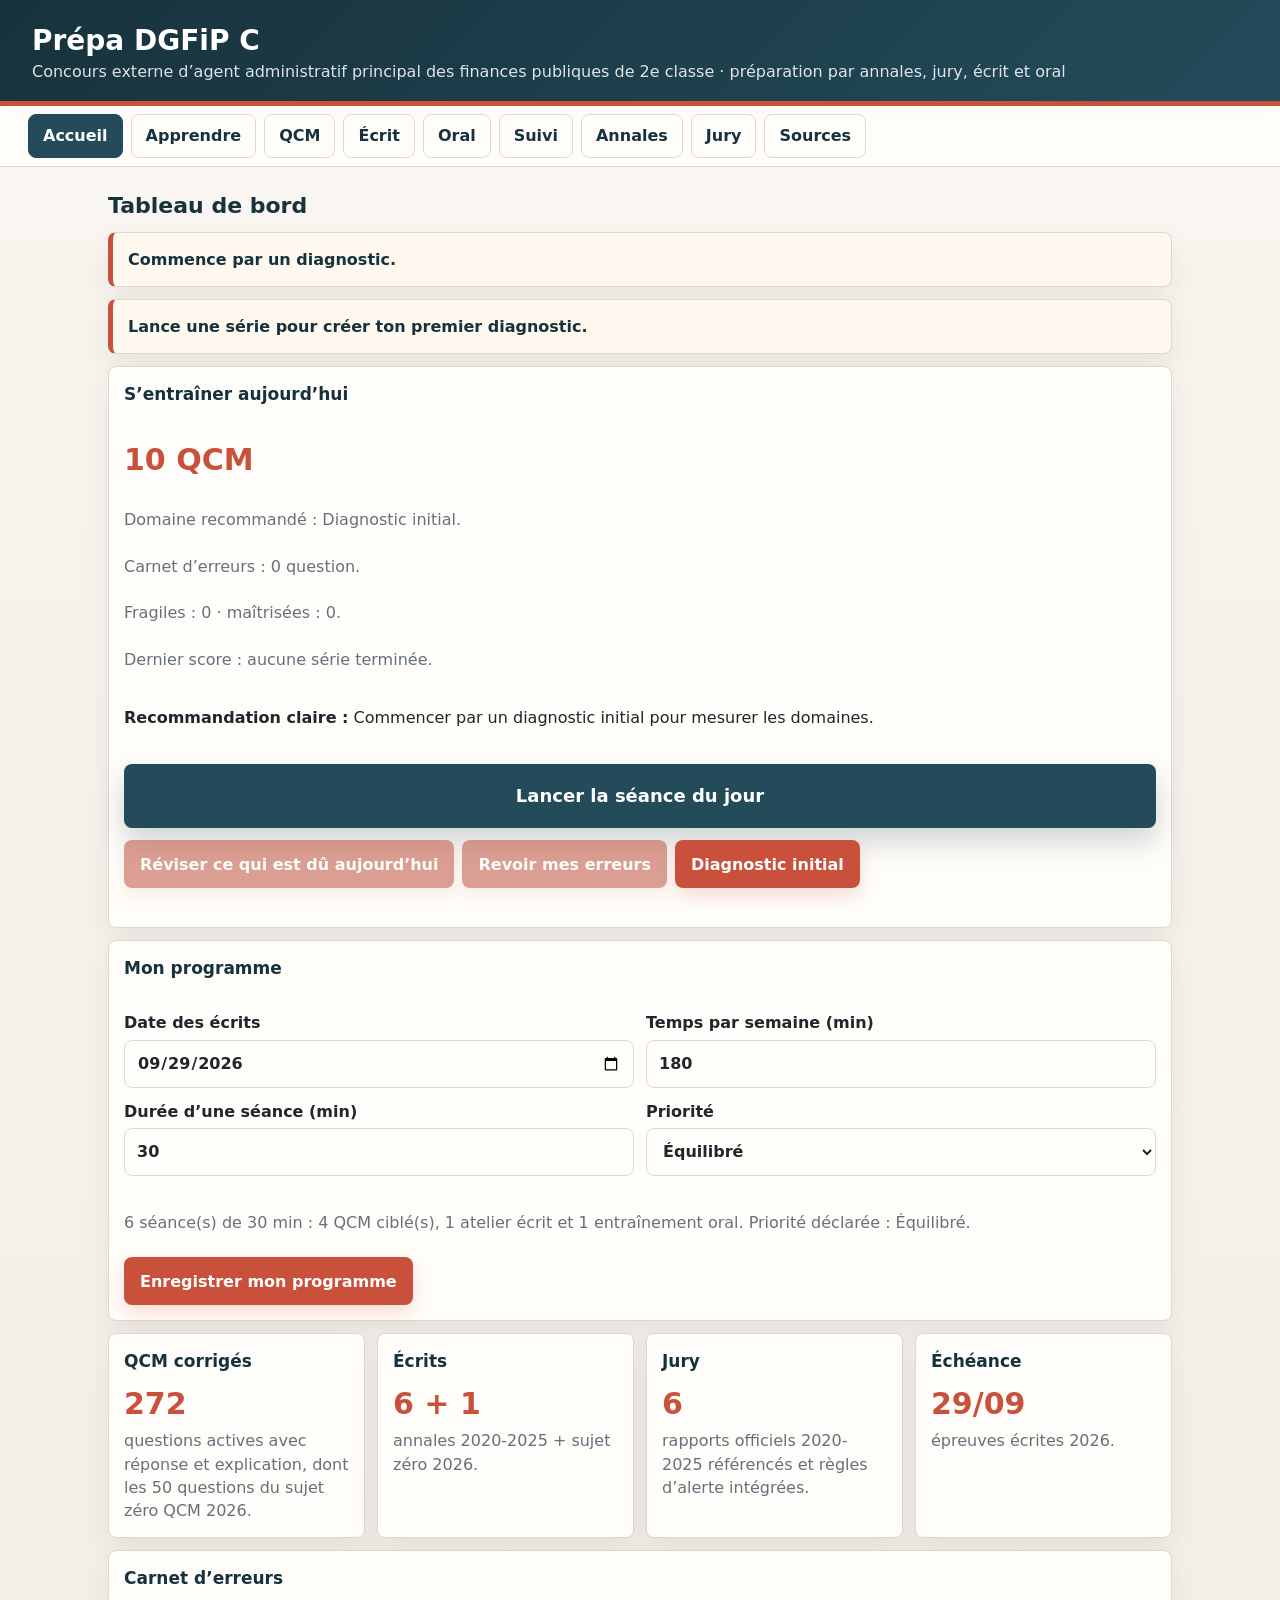
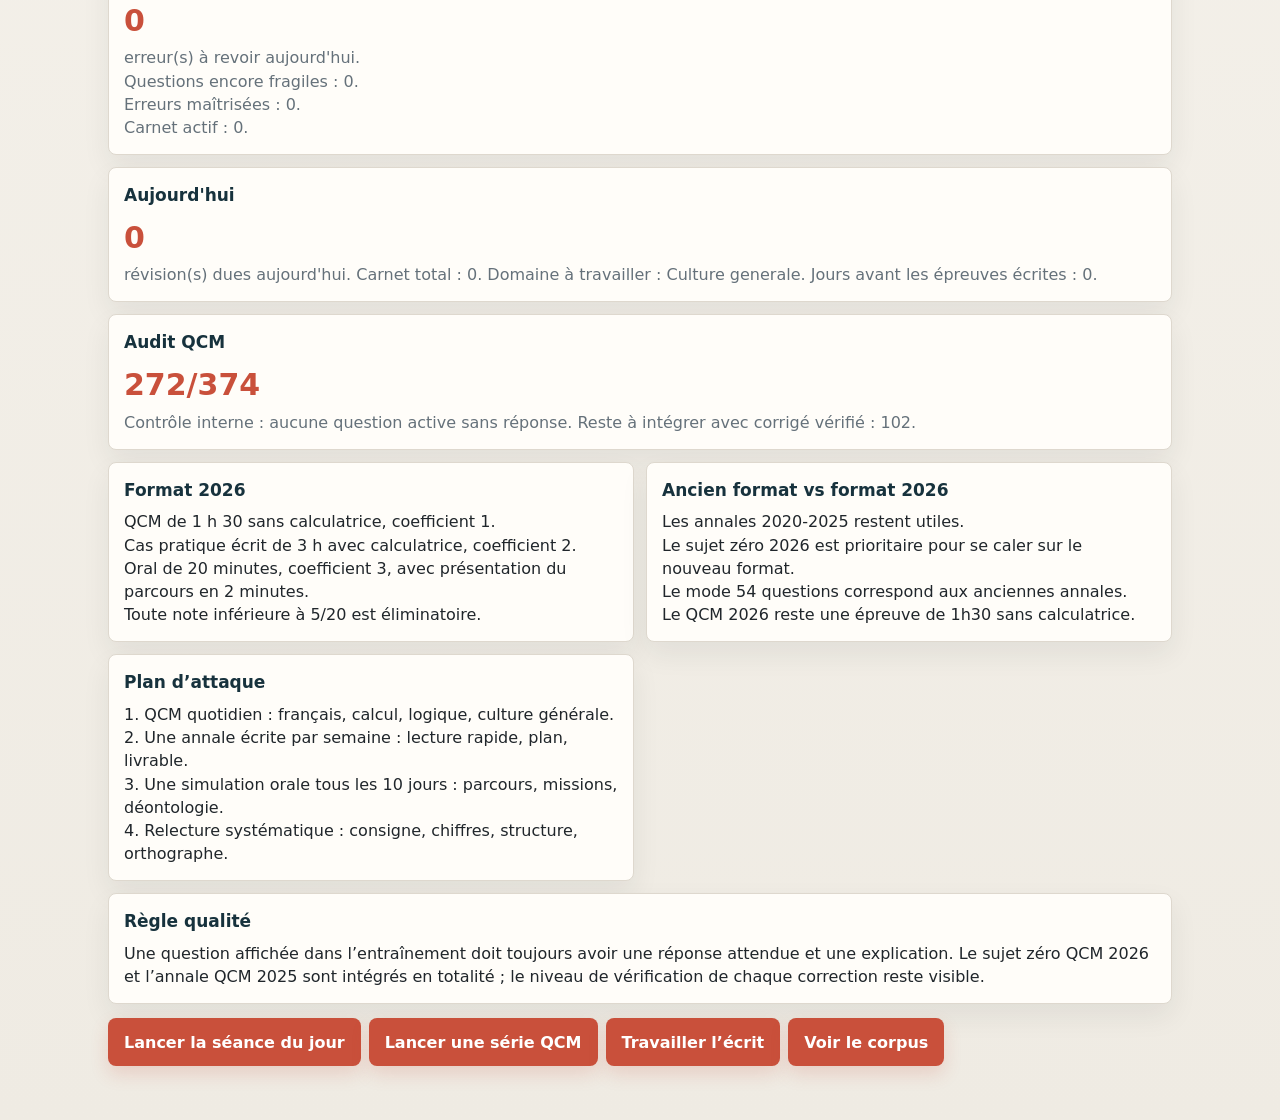
<file: index.html>
<!doctype html>
<html lang="fr">
<head>
  <meta charset="utf-8">
  <meta name="viewport" content="width=device-width, initial-scale=1">
  <title>Prépa DGFiP C</title>
  <link rel="stylesheet" href="styles.css">
</head>
<body>
  <header>
    <h1>Prépa DGFiP C</h1>
    <p>Concours externe d’agent administratif principal des finances publiques de 2e classe · préparation par annales, jury, écrit et oral</p>
  </header>
  <nav id="nav"></nav>
  <main id="app"></main>

  <script src="app.js"></script>
</body>
</html>
</file>
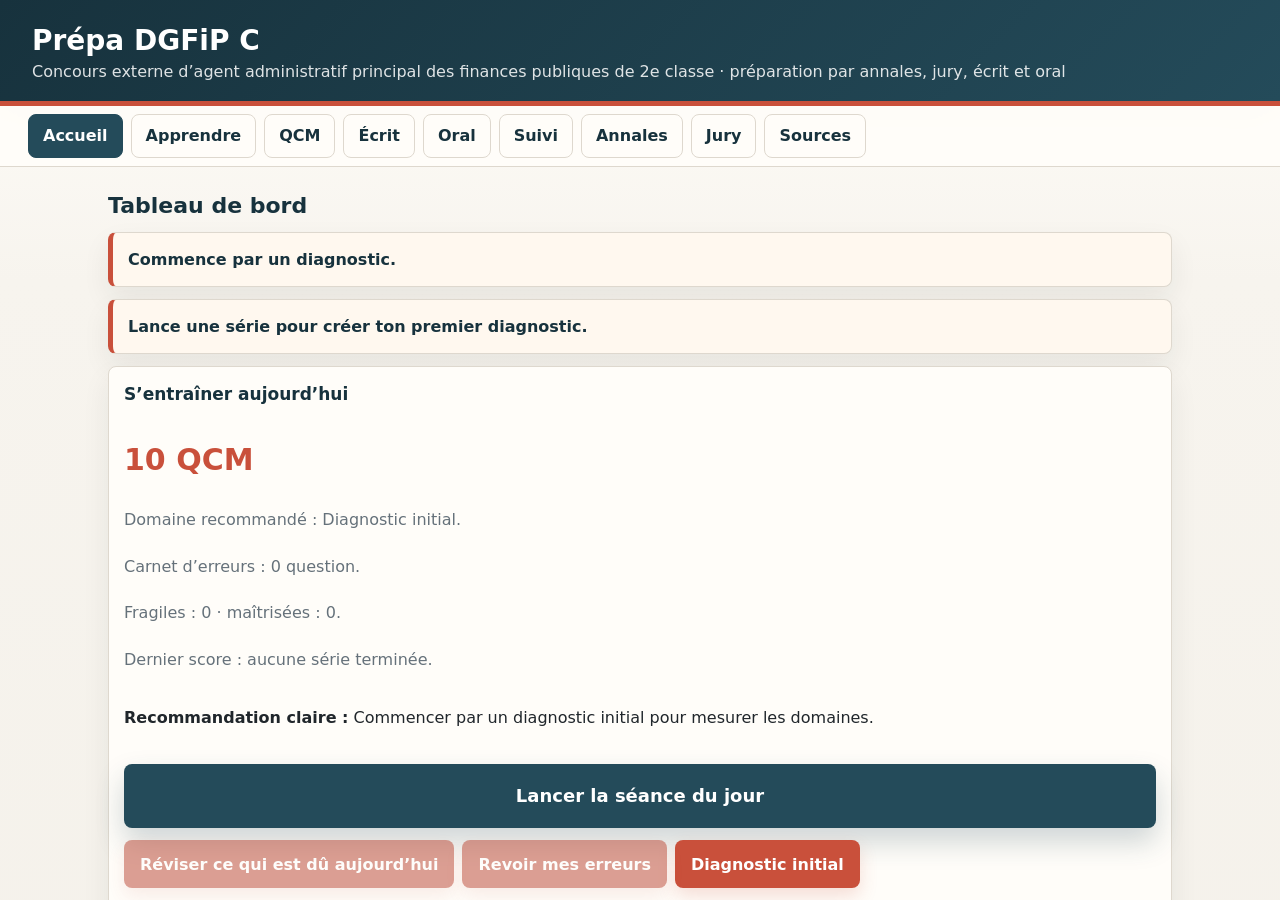
<file: web-preview.html>
<!doctype html>
<html lang="fr">
<head>
  <meta charset="utf-8">
  <meta http-equiv="refresh" content="0; url=index.html">
  <meta name="viewport" content="width=device-width, initial-scale=1">
  <title>Prépa DGFiP C</title>
</head>
<body>
  <p>Ouverture de la prévisualisation… <a href="index.html">Continuer</a></p>
</body>
</html>
</file>
<file: styles.css>
:root {
  --brand: #244b5a;
  --brand-dark: #17323d;
  --accent: #c9503b;
  --accent-soft: #f4ddd5;
  --paper: #f7f4ee;
  --surface: #fffdf9;
  --ink: #20262b;
  --muted: #65717a;
  --line: #ded8ce;
  --ok: #2f7d57;
  --warn: #a66318;
  --bad: #b24336;
}
* { box-sizing: border-box; }
body {
  margin: 0;
  background: linear-gradient(180deg, #fffdf9 0, var(--paper) 280px, #efebe3 100%);
  color: var(--ink);
  font-family: system-ui, -apple-system, BlinkMacSystemFont, "Segoe UI", sans-serif;
}
header {
  background: linear-gradient(135deg, var(--brand-dark), var(--brand));
  color: #fff;
  padding: 24px clamp(14px, 4vw, 32px) 18px;
  border-bottom: 5px solid var(--accent);
  box-shadow: 0 14px 34px rgba(23, 50, 61, .18);
}
h1, h2, h3 { letter-spacing: 0; }
h1 { margin: 0 0 4px; font-size: 28px; }
header p { margin: 0; color: rgba(255,255,255,.86); line-height: 1.35; }
nav {
  display: flex;
  gap: 8px;
  overflow-x: auto;
  padding: 8px clamp(10px, 3vw, 28px);
  background: rgba(255, 253, 249, .96);
  border-bottom: 1px solid var(--line);
  position: sticky;
  top: 0;
  z-index: 5;
  backdrop-filter: blur(10px);
}
button, select, input {
  font: inherit;
}
button {
  border: 0;
  border-radius: 8px;
  min-height: 48px;
  padding: 12px 16px;
  background: var(--accent);
  color: #fff;
  font-weight: 700;
  cursor: pointer;
  box-shadow: 0 8px 18px rgba(201, 80, 59, .18);
}
button:hover { filter: brightness(.97); }
button.primary-action {
  width: 100%;
  min-height: 64px;
  font-size: 18px;
  background: var(--brand);
  box-shadow: 0 14px 28px rgba(36, 75, 90, .22);
}
button:disabled {
  cursor: not-allowed;
  opacity: .55;
  filter: grayscale(.1);
}
button:focus-visible, select:focus-visible, input:focus-visible, textarea:focus-visible {
  outline: 3px solid rgba(201, 80, 59, .28);
  outline-offset: 2px;
}
nav button {
  min-height: 44px;
  padding: 10px 14px;
  color: var(--brand-dark);
  background: var(--surface);
  border: 1px solid var(--line);
  white-space: nowrap;
  box-shadow: none;
}
nav button.active {
  color: #fff;
  background: var(--brand);
  border-color: var(--brand);
}
main {
  max-width: 1120px;
  margin: 0 auto;
  padding: 18px clamp(12px, 3vw, 28px) 42px;
}
h2 { margin: 8px 0 14px; color: var(--brand-dark); font-size: 22px; }
h3 { margin: 0 0 8px; color: var(--brand-dark); font-size: 17px; }
.grid { display: grid; grid-template-columns: repeat(12, 1fr); gap: 12px; }
.card {
  background: var(--surface);
  border: 1px solid var(--line);
  border-radius: 8px;
  box-shadow: 0 12px 28px rgba(32, 38, 43, .07);
  padding: 15px;
  line-height: 1.45;
  white-space: pre-line;
}
.card:hover { border-color: #d4c8ba; }
.span-3 { grid-column: span 3; }
.span-4 { grid-column: span 4; }
.span-5 { grid-column: span 5; }
.span-6 { grid-column: span 6; }
.span-7 { grid-column: span 7; }
.span-8 { grid-column: span 8; }
.span-12 { grid-column: span 12; }
.stat {
  font-size: 30px;
  font-weight: 800;
  color: var(--accent);
  margin-bottom: 4px;
}
.muted { color: var(--muted); }
.pill {
  display: inline-block;
  border-radius: 999px;
  padding: 6px 10px;
  margin: 0 6px 6px 0;
  background: var(--accent-soft);
  border: 1px solid var(--line);
  color: var(--brand-dark);
  font-size: 13px;
  font-weight: 700;
}
.badge {
  display: inline-block;
  border-radius: 999px;
  padding: 5px 9px;
  margin: 0 6px 6px 0;
  border: 1px solid var(--line);
  background: #fff;
  color: var(--brand-dark);
  font-size: 12px;
  font-weight: 800;
}
.badge.good { background: #e9f4ee; border-color: #b7d7c5; color: var(--ok); }
.badge.warn { background: #fff4df; border-color: #e4c57f; color: var(--warn); }
.badge.soft { background: var(--accent-soft); }
.coach {
  border-left: 5px solid var(--accent);
  background: #fff8ef;
  color: var(--brand-dark);
  font-weight: 700;
}
.toolbar {
  display: flex;
  flex-wrap: wrap;
  gap: 8px;
  margin-bottom: 12px;
  align-items: center;
}
.toolbar button { flex: 0 1 auto; }
select {
  min-height: 48px;
  border-radius: 8px;
  padding: 8px 12px;
  background: var(--surface);
  border: 1px solid var(--line);
  color: var(--ink);
}
input[type="date"], input[type="number"] {
  width: 100%;
  min-height: 48px;
  border-radius: 8px;
  padding: 8px 12px;
  background: var(--surface);
  border: 1px solid var(--line);
  color: var(--ink);
}
.profile-grid, .written-workspace {
  display: grid;
  grid-template-columns: repeat(2, minmax(0, 1fr));
  gap: 12px;
  margin-bottom: 12px;
}
.profile-grid label { display: grid; gap: 5px; font-weight: 700; }
.exam-timer { position: sticky; top: 70px; z-index: 4; border: 2px solid var(--accent); }
.written-workspace textarea { min-height: 420px; }
.review-checklist { margin: 10px 0; }
.skill-table { display: grid; gap: 14px; }
.skill-table > div { border-bottom: 1px solid var(--line); padding-bottom: 10px; }
.skill-table .badge { float: right; }
.import-button {
  display: inline-flex;
  align-items: center;
  justify-content: center;
  min-height: 48px;
  padding: 12px 16px;
  border-radius: 8px;
  background: var(--brand);
  color: #fff;
  font-weight: 700;
  cursor: pointer;
}
.import-button input { display: none; }
audio { width: 100%; margin: 10px 0; }
.choice {
  width: 100%;
  margin: 0 0 8px;
  background: var(--surface);
  color: var(--brand-dark);
  border: 1px solid var(--line);
  text-align: left;
  font-weight: 400;
  box-shadow: none;
  line-height: 1.35;
}
.choice:hover { border-color: var(--brand); }
.question-support {
  background: #fff;
  border: 1px solid var(--line);
  border-radius: 8px;
  box-shadow: 0 12px 28px rgba(32, 38, 43, .07);
  padding: 13px 15px 15px;
  margin: 0 0 12px;
}
.question-support strong {
  display: block;
  color: var(--muted);
  font-size: 13px;
  margin-bottom: 8px;
}
.question-support pre {
  margin: 0;
  color: var(--brand-dark);
  font: 700 16px/1.6 ui-monospace, SFMono-Regular, Consolas, "Liberation Mono", monospace;
  text-align: center;
  white-space: pre-wrap;
}
.correction-steps {
  display: grid;
  gap: 10px;
  white-space: normal;
}
.correction-steps div {
  background: var(--paper);
  border: 1px solid var(--line);
  border-radius: 8px;
  padding: 9px 10px;
}
.answer-summary {
  display: grid;
  gap: 10px;
  margin: 12px 0;
}
.answer-summary div {
  background: var(--paper);
  border: 1px solid var(--line);
  border-radius: 8px;
  padding: 11px 12px;
}
.progress {
  height: 10px;
  background: #e7e1d7;
  border-radius: 999px;
  overflow: hidden;
  margin: 10px 0;
}
.progress div { height: 100%; background: var(--ok); width: 0%; }
textarea {
  width: 100%;
  min-height: 260px;
  border: 1px solid var(--line);
  border-radius: 8px;
  padding: 14px;
  font: inherit;
  line-height: 1.45;
  resize: vertical;
  color: var(--ink);
  background: var(--surface);
}
.pdf-viewer {
  width: 100%;
  min-height: 72vh;
  border: 1px solid var(--line);
  border-radius: 8px;
  background: #fff;
}
.pdf-fallback {
  display: block;
  margin-top: 8px;
  color: var(--brand-dark);
  font-weight: 800;
}
.pdf-blocked {
  border: 1px solid #e4c57f;
  border-radius: 8px;
  background: #fff8e8;
  color: var(--brand-dark);
  padding: 14px;
  line-height: 1.45;
}
.rubric {
  display: grid;
  grid-template-columns: repeat(6, 1fr);
  gap: 8px;
  margin-top: 10px;
}
.rubric div { background: var(--paper); border: 1px solid var(--line); padding: 10px; }
.source {
  display: block;
  text-decoration: none;
  color: var(--brand-dark);
  background: var(--surface);
  border: 1px solid var(--line);
  border-radius: 8px;
  padding: 13px;
  margin-bottom: 8px;
  font-weight: 700;
}
.source:hover { border-color: var(--brand); }
.source-grid {
  display: grid;
  grid-template-columns: repeat(2, 1fr);
  gap: 12px;
}
.source-card {
  display: block;
  color: var(--ink);
  text-decoration: none;
  background: var(--surface);
  border: 1px solid var(--line);
  border-radius: 8px;
  padding: 14px;
  box-shadow: 0 10px 22px rgba(32, 38, 43, .06);
}
.source-card:hover { border-color: var(--brand); }
.source-card strong {
  display: block;
  color: var(--brand-dark);
  margin-bottom: 8px;
}
label.check {
  display: block;
  padding: 10px 0;
  border-bottom: 1px solid var(--line);
}
input[type="checkbox"] { transform: scale(1.15); margin-right: 8px; }
@media (max-width: 820px) {
  .span-3, .span-4, .span-5, .span-6, .span-7, .span-8 { grid-column: span 12; }
  .rubric { grid-template-columns: repeat(2, 1fr); }
  main { padding-left: 10px; padding-right: 10px; }
  h1 { font-size: 24px; }
  h2 { font-size: 20px; }
  .toolbar { display: grid; grid-template-columns: 1fr; }
  .toolbar button, .toolbar select, button { width: 100%; }
  .source-grid { grid-template-columns: 1fr; }
  .profile-grid, .written-workspace { grid-template-columns: 1fr; }
  .pdf-viewer { min-height: 68vh; }
  .card { padding: 14px; }
  .stat { font-size: 26px; }
}
</file>
